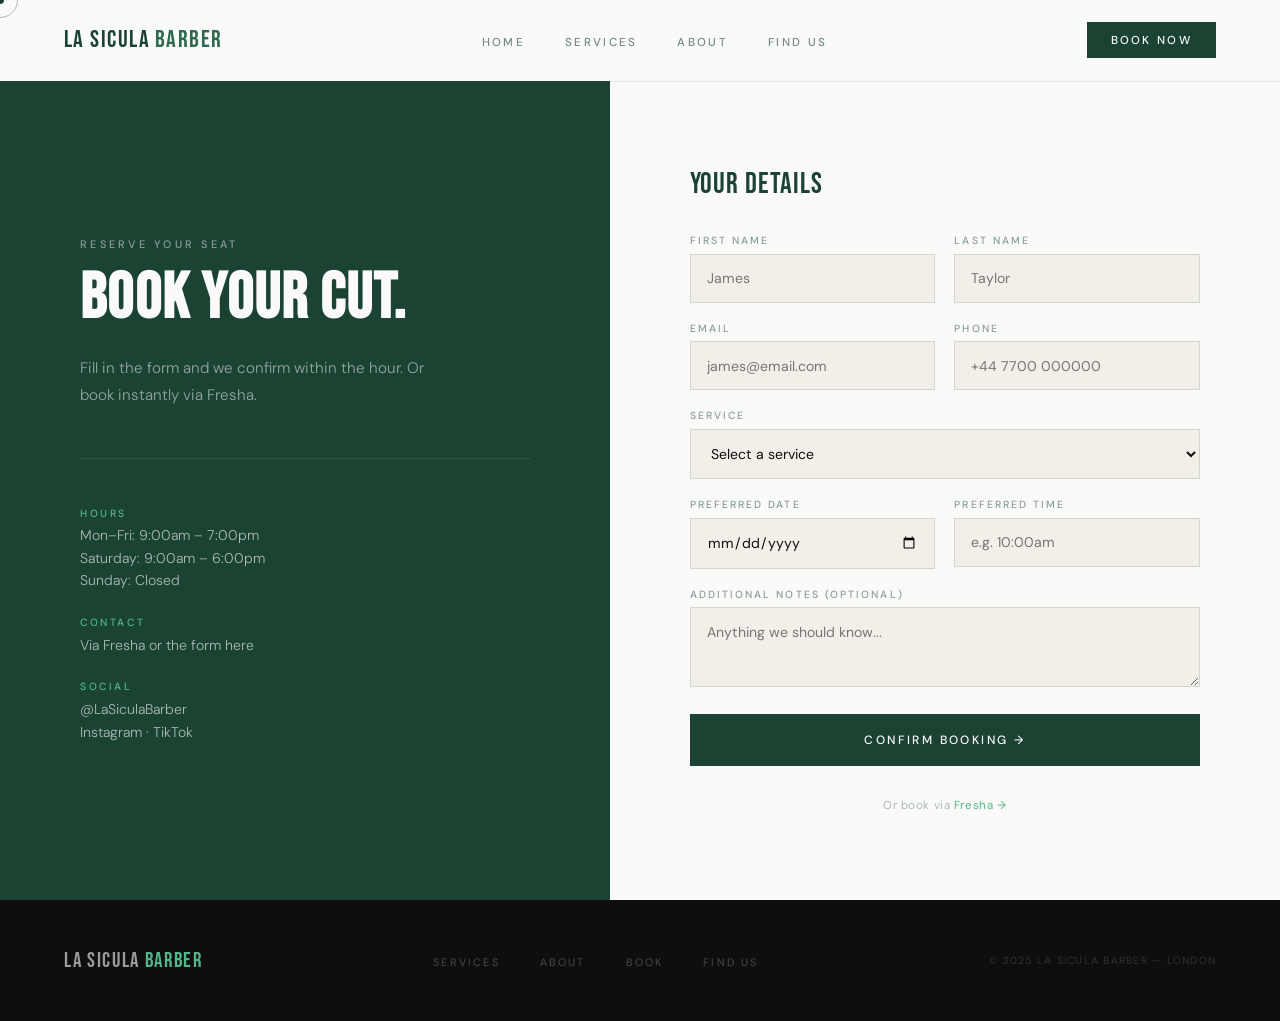
<file: book.html>
<!DOCTYPE html>
<html lang="en">
<head>
  <meta charset="UTF-8"/><meta name="viewport" content="width=device-width,initial-scale=1.0"/><title>Book — La Sicula Barber</title>
  <link rel="preconnect" href="https://fonts.googleapis.com"/><link href="https://fonts.googleapis.com/css2?family=Bebas+Neue&family=DM+Sans:wght@300;400;500&display=swap" rel="stylesheet"/><link rel="stylesheet" href="css/style.css"/>
  <style>
    .book-page{display:grid;grid-template-columns:1fr 1.1fr;min-height:100vh}.book-left{background:var(--green);padding:10rem 5rem 5rem;display:flex;flex-direction:column;justify-content:center;position:relative;overflow:hidden}.book-left::before{content:'';position:absolute;inset:0;background:url('https://images.unsplash.com/photo-1503951914875-452162b0f3f1?w=900&q=70&fit=crop') center/cover;opacity:.15}.book-left-content{position:relative;z-index:1}.book-left .section-title{color:var(--white)}.book-sub{font-size:.95rem;color:rgba(250,250,248,.55);line-height:1.8;font-weight:300;margin-bottom:3rem;max-width:360px}.book-info{display:flex;flex-direction:column;gap:1.5rem;margin-top:3rem;padding-top:3rem;border-top:1px solid rgba(250,250,248,.1)}.book-info-item{display:flex;flex-direction:column;gap:.3rem}.book-info-label{font-size:.65rem;letter-spacing:.25em;text-transform:uppercase;color:var(--green-light);font-weight:500}.book-info-val{font-size:.88rem;color:rgba(250,250,248,.65);font-weight:300;line-height:1.6}.book-right{background:var(--white);padding:10rem 5rem 5rem;display:flex;flex-direction:column;justify-content:center}.form-title{font-family:var(--font-display);font-size:1.8rem;letter-spacing:.03em;color:var(--green);margin-bottom:2rem}.bform{display:flex;flex-direction:column;gap:1.2rem}.bform-row{display:grid;grid-template-columns:1fr 1fr;gap:1.2rem}.bform-group{display:flex;flex-direction:column;gap:.4rem}.bform-group label{font-size:.65rem;letter-spacing:.2em;text-transform:uppercase;color:rgba(27,67,50,.5);font-weight:500}.bform-group input,.bform-group select,.bform-group textarea{border:1px solid rgba(27,67,50,.15);background:var(--cream);padding:.9rem 1rem;font-family:var(--font-body);font-size:.88rem;color:var(--ink);outline:none;transition:border-color .3s,background .3s}.bform-group input:focus,.bform-group select:focus,.bform-group textarea:focus{border-color:var(--green);background:var(--white)}.bform-group textarea{resize:vertical;min-height:80px}.bform-submit{background:var(--green);color:var(--white);border:none;padding:1.1rem 2rem;font-family:var(--font-body);font-size:.75rem;letter-spacing:.2em;text-transform:uppercase;font-weight:500;cursor:pointer;transition:background .3s,transform .3s var(--ease);margin-top:.5rem}.bform-submit:hover{background:var(--green-mid);transform:translateY(-2px)}.form-note{font-size:.72rem;color:rgba(27,67,50,.35);text-align:center;margin-top:.8rem;letter-spacing:.05em}.form-note a{color:var(--green-light)}.form-success{display:none;text-align:center;padding:3rem;background:var(--cream)}.success-icon{width:60px;height:60px;border-radius:50%;background:var(--green);display:flex;align-items:center;justify-content:center;font-size:1.5rem;color:var(--white);margin:0 auto 1.5rem}.form-success h3{font-family:var(--font-display);font-size:2rem;color:var(--green);margin-bottom:.8rem}.form-success p{font-size:.9rem;color:var(--ink-soft);font-weight:300;line-height:1.7}@media(max-width:768px){.book-page{grid-template-columns:1fr}.book-left{padding:7rem 1.5rem 3rem}.book-right{padding:3rem 1.5rem}.bform-row{grid-template-columns:1fr}}
  </style>
</head>
<body>
<div class="cursor"></div><div class="cursor-f"></div>
<nav id="nav" class="dark-nav"><a href="index.html" class="nav-logo">La Sicula<span>Barber</span></a><ul class="nav-links"><li><a href="index.html">Home</a></li><li><a href="services.html">Services</a></li><li><a href="about.html">About</a></li><li><a href="find.html">Find Us</a></li></ul><a href="book.html" class="nav-cta">Book Now</a><button class="nav-burger" id="burger"><span></span><span></span></button></nav>
<div class="mobile-menu" id="mobile-menu"><ul><li><a href="index.html" class="mm-link">Home</a></li><li><a href="services.html" class="mm-link">Services</a></li><li><a href="about.html" class="mm-link">About</a></li><li><a href="find.html" class="mm-link">Find Us</a></li><li><a href="book.html" class="mm-link mm-cta">Book Now</a></li></ul></div>

<main class="book-page">
  <div class="book-left"><div class="book-left-content"><span class="eyebrow eyebrow--light" data-reveal>Reserve Your Seat</span><h1 class="section-title section-title--light" data-reveal>Book Your Cut.</h1><p class="book-sub" data-reveal>Fill in the form and we confirm within the hour. Or book instantly via Fresha.</p><div class="book-info" data-reveal><div class="book-info-item"><span class="book-info-label">Hours</span><span class="book-info-val">Mon–Fri: 9:00am – 7:00pm<br>Saturday: 9:00am – 6:00pm<br>Sunday: Closed</span></div><div class="book-info-item"><span class="book-info-label">Contact</span><span class="book-info-val">Via Fresha or the form here</span></div><div class="book-info-item"><span class="book-info-label">Social</span><span class="book-info-val">@LaSiculaBarber<br>Instagram · TikTok</span></div></div></div></div>
  <div class="book-right"><p class="form-title" data-reveal>Your Details</p><form class="bform" id="book-form" data-reveal><div class="bform-row"><div class="bform-group"><label>First Name</label><input type="text" placeholder="James" required/></div><div class="bform-group"><label>Last Name</label><input type="text" placeholder="Taylor" required/></div></div><div class="bform-row"><div class="bform-group"><label>Email</label><input type="email" placeholder="james@email.com" required/></div><div class="bform-group"><label>Phone</label><input type="tel" placeholder="+44 7700 000000"/></div></div><div class="bform-group"><label>Service</label><select required><option value="" disabled selected>Select a service</option><optgroup label="Men's Cuts"><option>Skin Fade — From £20</option><option>Mid Fade — From £18</option><option>Taper Cut — From £20</option><option>Scissor Cut — From £22</option><option>Shape Up / Line Up — From £12</option><option>Kids Cut — From £12</option></optgroup><optgroup label="Beard & Shave"><option>Beard Trim & Shape — From £12</option><option>Full Beard Sculpt — From £18</option><option>Hot Towel Wet Shave — From £25</option></optgroup><optgroup label="Packages"><option>The Full Works — £45</option><option>Cut & Beard Combo — £30</option></optgroup></select></div><div class="bform-row"><div class="bform-group"><label>Preferred Date</label><input type="date" required/></div><div class="bform-group"><label>Preferred Time</label><input type="text" placeholder="e.g. 10:00am"/></div></div><div class="bform-group"><label>Additional Notes (optional)</label><textarea placeholder="Anything we should know..."></textarea></div><button type="submit" class="bform-submit">Confirm Booking →</button><p class="form-note">Or book via <a href="https://www.fresha.com" target="_blank">Fresha →</a></p></form><div class="form-success" id="form-success"><div class="success-icon">✓</div><h3>Booking Received</h3><p>We confirm within the hour. See you in the chair.</p></div></div>
</main>

<footer><div class="footer-inner"><div class="footer-logo">La Sicula<span>Barber</span></div><ul class="footer-links"><li><a href="services.html">Services</a></li><li><a href="about.html">About</a></li><li><a href="book.html">Book</a></li><li><a href="find.html">Find Us</a></li></ul><p class="footer-copy">© 2025 La Sicula Barber — London</p></div></footer>
<script src="js/main.js"></script>
</body>
</html>
</file>
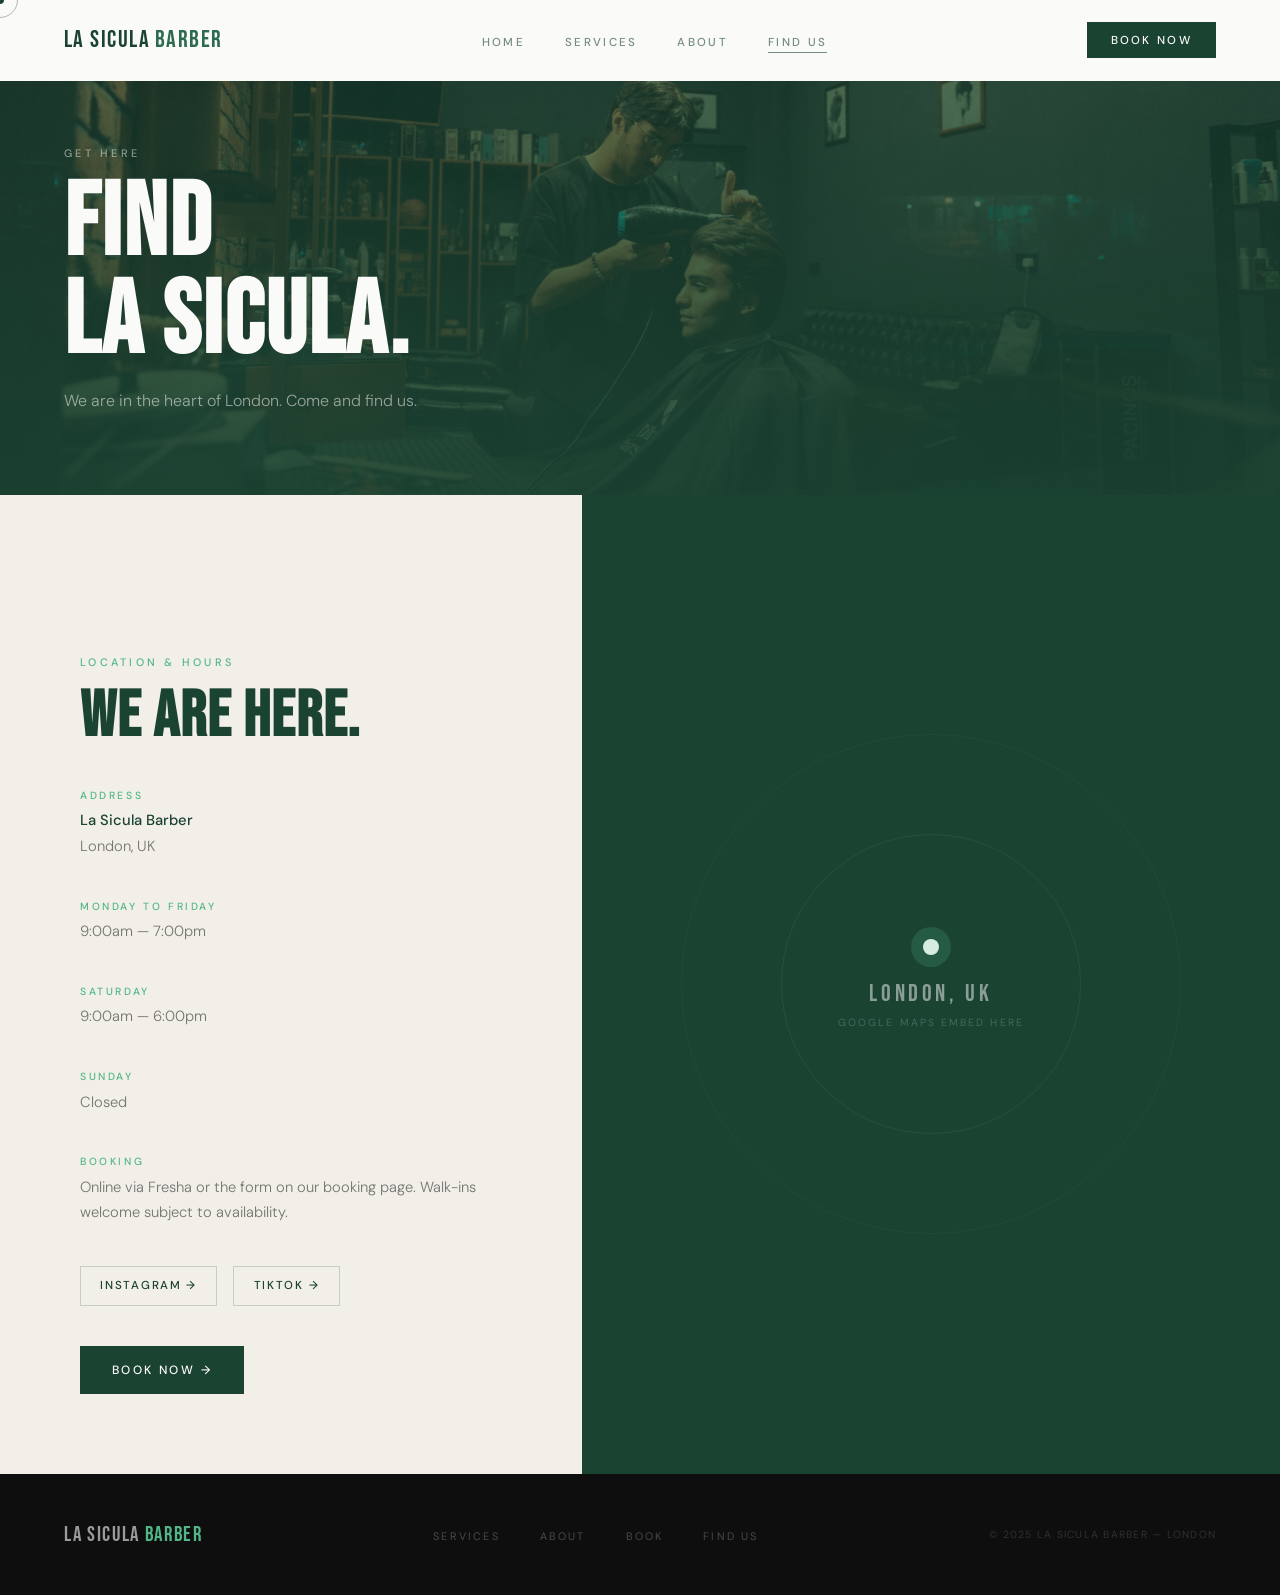
<file: find.html>
<!DOCTYPE html>
<html lang="en">
<head>
  <meta charset="UTF-8"/>
  <meta name="viewport" content="width=device-width,initial-scale=1.0"/>
  <title>Find Us — La Sicula Barber London</title>
  <link rel="preconnect" href="https://fonts.googleapis.com"/>
  <link href="https://fonts.googleapis.com/css2?family=Bebas+Neue&family=DM+Sans:wght@300;400;500&display=swap" rel="stylesheet"/>
  <link rel="stylesheet" href="css/style.css"/>
  <style>
    .find-page { display:grid; grid-template-columns:1fr 1.2fr; min-height:80vh; }
    .find-info { background:var(--cream); padding:10rem 5rem 5rem; }
    .find-details { display:flex; flex-direction:column; gap:2.5rem; margin:2.5rem 0; }
    .find-item { display:flex; flex-direction:column; gap:.4rem; }
    .find-label { font-size:.65rem; letter-spacing:.25em; text-transform:uppercase; color:var(--green-light); font-weight:500; }
    .find-val { font-size:.92rem; color:var(--ink-soft); line-height:1.75; font-weight:300; }
    .find-val strong { color:var(--green); font-weight:500; display:block; }
    .find-social { display:flex; gap:1rem; margin-top:2.5rem; }
    .social-btn { display:inline-flex; align-items:center; gap:.5rem; font-size:.72rem; letter-spacing:.15em; text-transform:uppercase; font-weight:500; color:var(--green); border:1px solid rgba(27,67,50,.2); padding:.7rem 1.2rem; transition:background .3s,color .3s; }
    .social-btn:hover { background:var(--green); color:var(--white); }
    .find-map-col { background:var(--green); position:relative; overflow:hidden; min-height:500px; display:flex; align-items:center; justify-content:center; }
    .find-map-col::before { content:''; position:absolute; width:300px; height:300px; border:1px solid rgba(250,250,248,.06); border-radius:50%; animation:pulse 3s ease-in-out infinite; }
    .find-map-col::after { content:''; position:absolute; width:500px; height:500px; border:1px solid rgba(250,250,248,.03); border-radius:50%; animation:pulse 3s ease-in-out infinite .5s; }
    @keyframes pulse { 0%,100%{transform:scale(.95);opacity:.5} 50%{transform:scale(1.05);opacity:1} }
    .map-inner { position:relative; z-index:2; text-align:center; }
    .map-pin { width:16px; height:16px; background:var(--white); border-radius:50%; margin:0 auto 1.5rem; position:relative; }
    .map-pin::before { content:''; position:absolute; width:40px; height:40px; background:rgba(82,183,136,.2); border-radius:50%; top:50%; left:50%; transform:translate(-50%,-50%); animation:pinPulse 2s ease-in-out infinite; }
    @keyframes pinPulse { 0%,100%{transform:translate(-50%,-50%) scale(.8);opacity:.4} 50%{transform:translate(-50%,-50%) scale(1.6);opacity:0} }
    .map-label { font-family:var(--font-display); font-size:1.5rem; letter-spacing:.15em; color:rgba(250,250,248,.5); text-transform:uppercase; }
    .map-sub { font-size:.65rem; letter-spacing:.2em; text-transform:uppercase; color:rgba(250,250,248,.2); margin-top:.5rem; }
    .hours-grid { display:grid; grid-template-columns:repeat(2,1fr); gap:1rem; margin-top:4rem; padding:3rem 0; background:var(--white); }
    .hours-block { padding:2rem; text-align:center; background:var(--white); border:1px solid rgba(27,67,50,.08); }
    .hours-day { font-size:.68rem; letter-spacing:.2em; text-transform:uppercase; color:var(--green-light); font-weight:500; margin-bottom:.5rem; display:block; }
    .hours-time { font-family:var(--font-display); font-size:1.4rem; color:var(--green); letter-spacing:.03em; }
    .hours-closed { color:rgba(27,67,50,.3); }
    @media(max-width:768px){
      .find-page { grid-template-columns:1fr; }
      .find-map-col { min-height:300px; }
      .find-info { padding:7rem 1.5rem 3rem; }
      .hours-grid { grid-template-columns:1fr; margin:2rem 0; }
    }
  </style>
</head>
<body>
<div class="cursor"></div><div class="cursor-f"></div>
<nav id="nav" class="dark-nav">
  <a href="index.html" class="nav-logo">La Sicula<span>Barber</span></a>
  <ul class="nav-links">
    <li><a href="index.html">Home</a></li>
    <li><a href="services.html">Services</a></li>
    <li><a href="about.html">About</a></li>
    <li><a href="find.html">Find Us</a></li>
  </ul>
  <a href="book.html" class="nav-cta">Book Now</a>
  <button class="nav-burger" id="burger"><span></span><span></span></button>
</nav>
<div class="mobile-menu" id="mobile-menu">
  <ul>
    <li><a href="index.html" class="mm-link">Home</a></li>
    <li><a href="services.html" class="mm-link">Services</a></li>
    <li><a href="about.html" class="mm-link">About</a></li>
    <li><a href="find.html" class="mm-link">Find Us</a></li>
    <li><a href="book.html" class="mm-link mm-cta">Book Now</a></li>
  </ul>
</div>

<section class="page-hero">
  <div class="page-hero-bg">
   <img src="images/find-us.jpg" alt="Find Us"/>
    <div class="page-hero-overlay"></div>
  </div>
  <div class="page-hero-content">
    <span class="eyebrow eyebrow--light" data-reveal>Get Here</span>
    <h1 class="page-hero-title" data-reveal data-delay="1">Find<br>La Sicula.</h1>
    <p class="page-hero-sub" data-reveal data-delay="2">We are in the heart of London. Come and find us.</p>
  </div>
</section>

<main class="find-page">
  <div class="find-info">
    <span class="eyebrow" data-reveal>Location & Hours</span>
    <h2 class="section-title" data-reveal>We Are Here.</h2>
    <div class="find-details">
      <div class="find-item" data-reveal>
        <span class="find-label">Address</span>
        <span class="find-val"><strong>La Sicula Barber</strong>London, UK</span>
      </div>
      <div class="find-item" data-reveal>
        <span class="find-label">Monday to Friday</span>
        <span class="find-val">9:00am — 7:00pm</span>
      </div>
      <div class="find-item" data-reveal>
        <span class="find-label">Saturday</span>
        <span class="find-val">9:00am — 6:00pm</span>
      </div>
      <div class="find-item" data-reveal>
        <span class="find-label">Sunday</span>
        <span class="find-val">Closed</span>
      </div>
      <div class="find-item" data-reveal>
        <span class="find-label">Booking</span>
        <span class="find-val">Online via Fresha or the form on our booking page. Walk-ins welcome subject to availability.</span>
      </div>
    </div>
    <div class="find-social" data-reveal>
      <a href="#" class="social-btn">Instagram →</a>
      <a href="#" class="social-btn">TikTok →</a>
    </div>
    <a href="book.html" class="btn btn-green" data-reveal style="margin-top:2.5rem;display:inline-flex">Book Now →</a>
  </div>
  <div class="find-map-col" data-reveal>
    <div class="map-inner">
      <div class="map-pin"></div>
      <p class="map-label">London, UK</p>
      <p class="map-sub">Google Maps embed here</p>
    </div>
  </div>
</main>

<footer>
  <div class="footer-inner">
    <div class="footer-logo">La Sicula<span>Barber</span></div>
    <ul class="footer-links">
      <li><a href="services.html">Services</a></li>
      <li><a href="about.html">About</a></li>
      <li><a href="book.html">Book</a></li>
      <li><a href="find.html">Find Us</a></li>
    </ul>
    <p class="footer-copy">© 2025 La Sicula Barber — London</p>
  </div>
</footer>
<script src="js/main.js"></script>
</body>
</html>
</file>
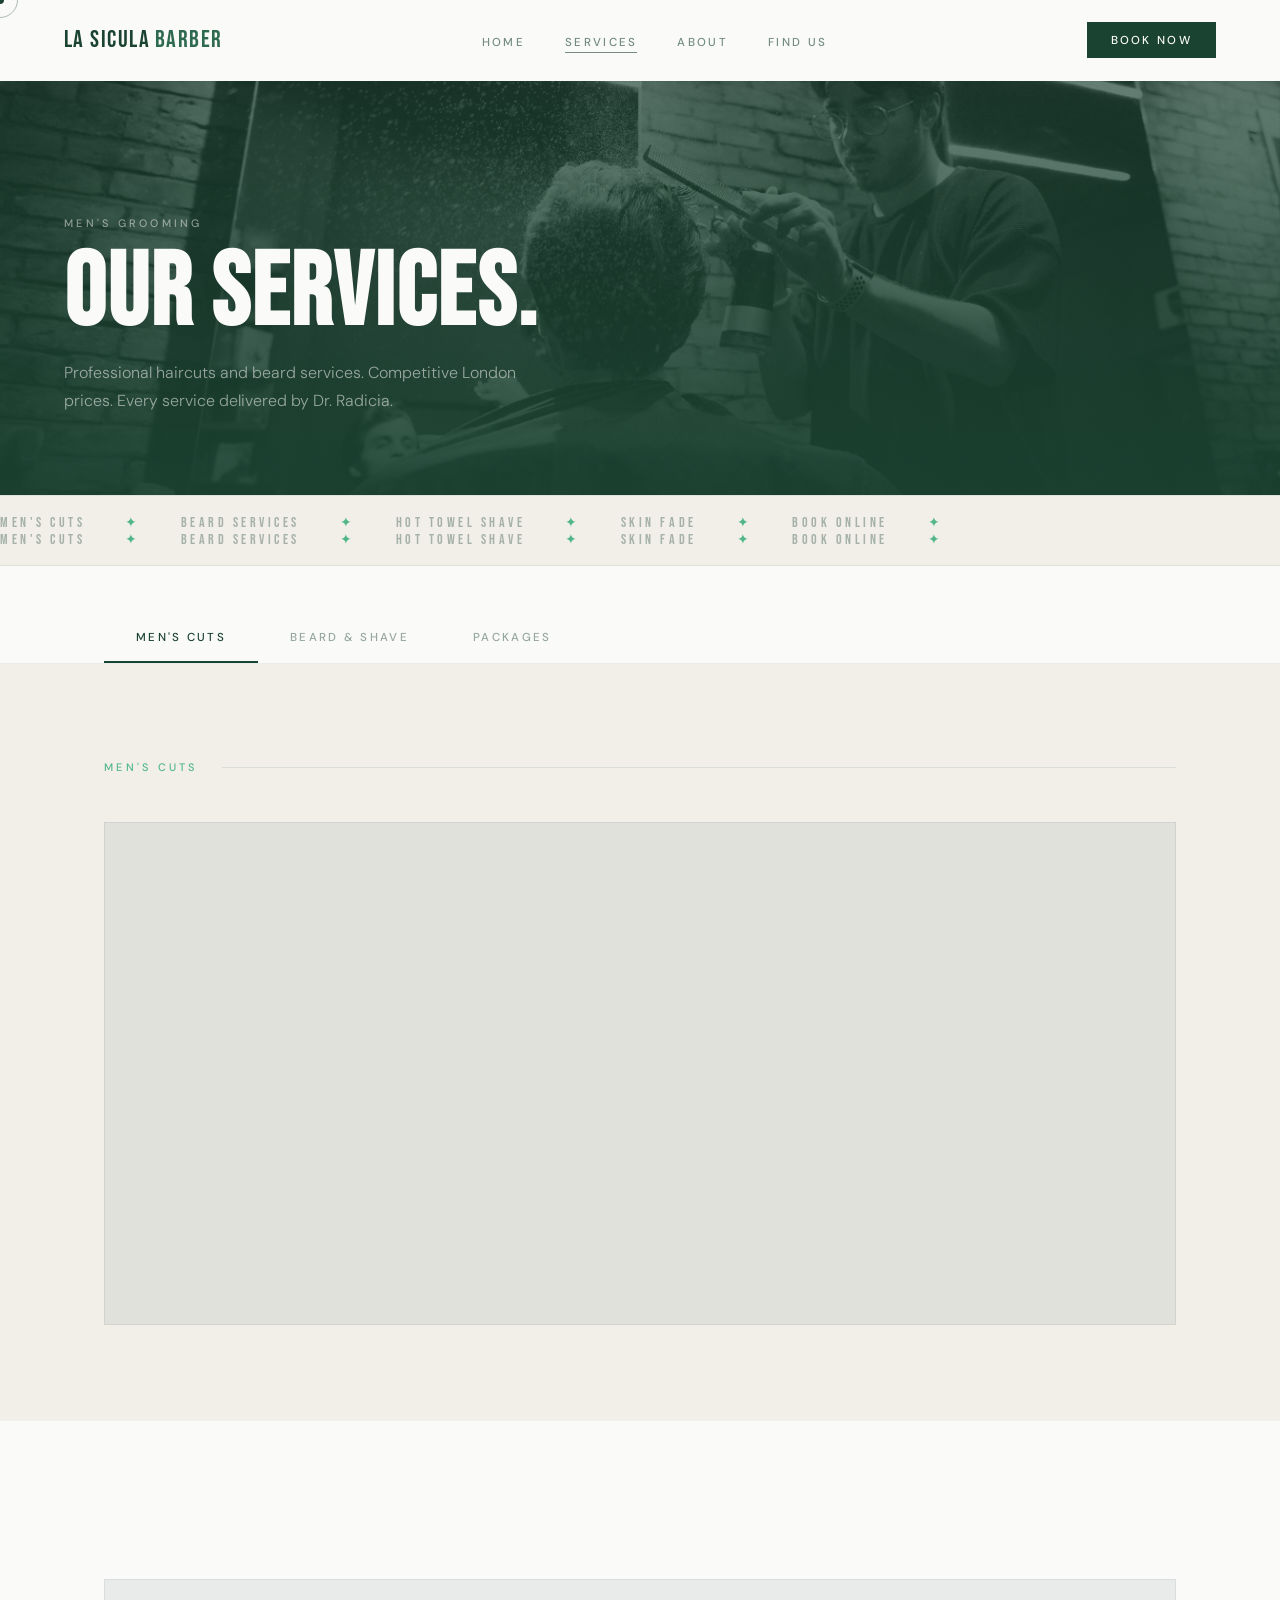
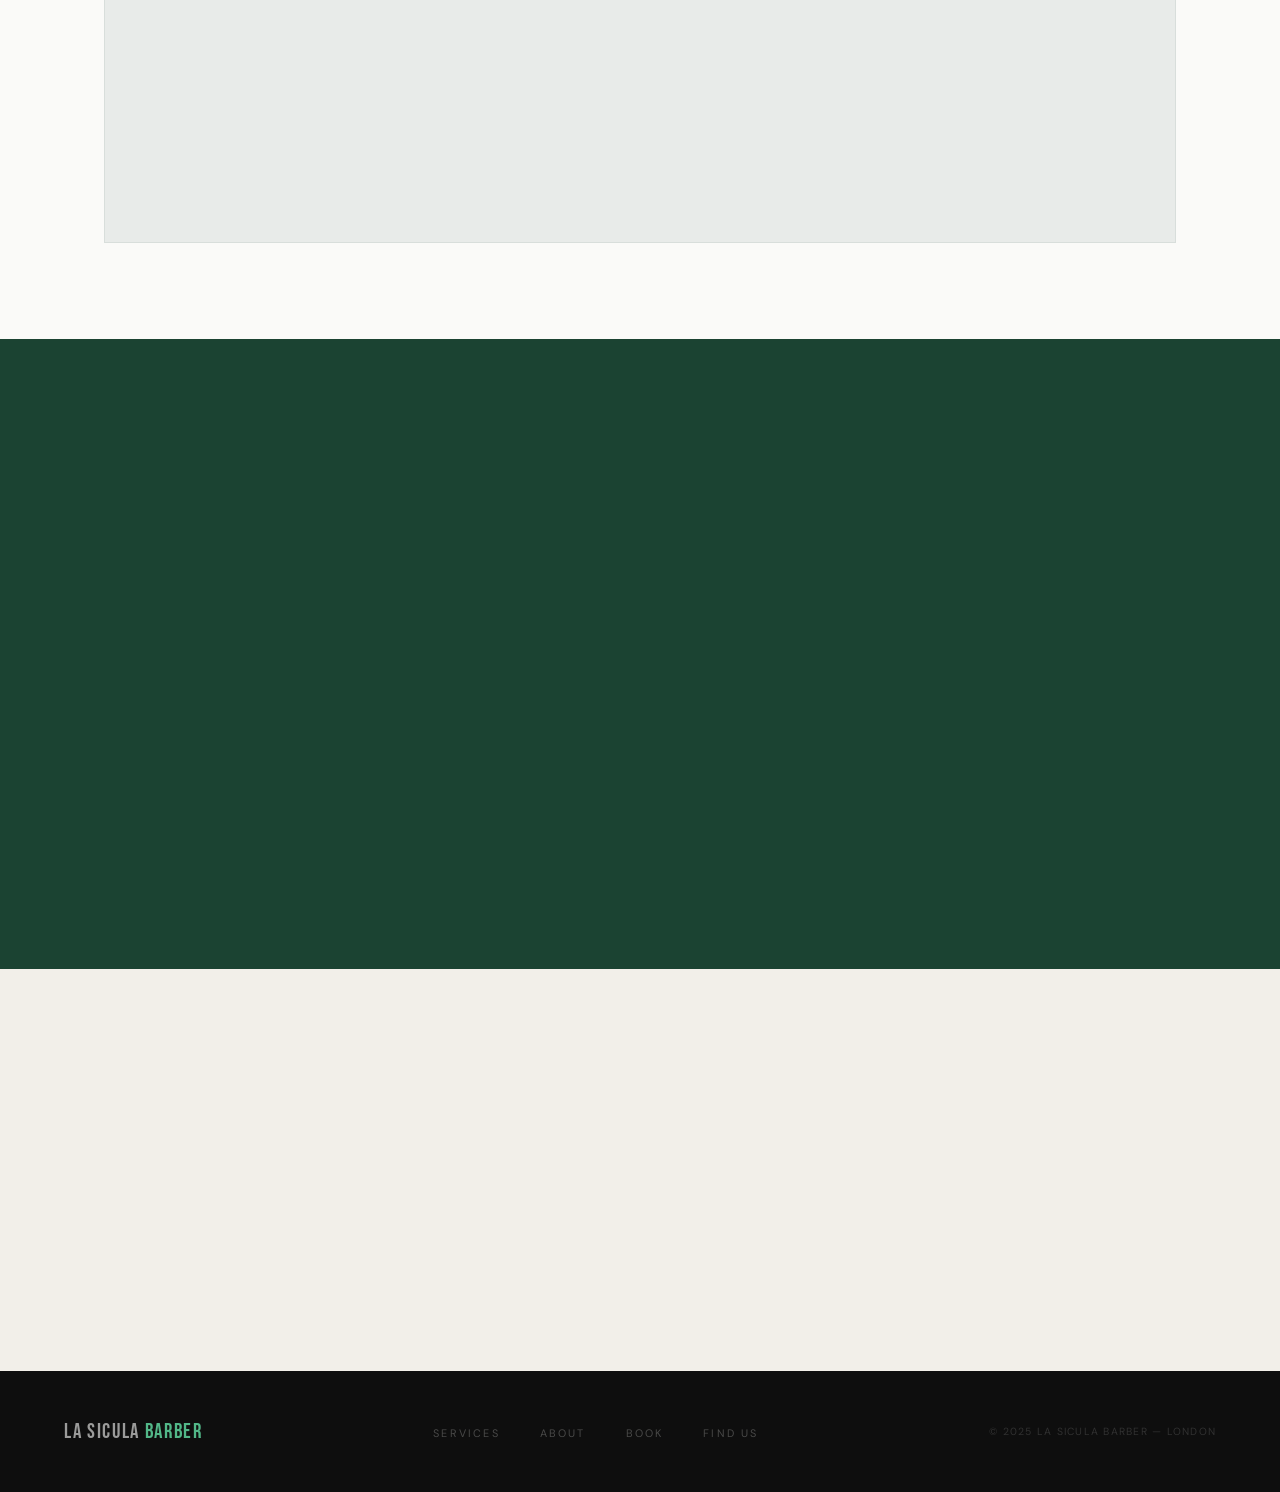
<file: services.html>
<!DOCTYPE html>
<html lang="en">
<head>
  <meta charset="UTF-8"/><meta name="viewport" content="width=device-width,initial-scale=1.0"/><title>Services — La Sicula Barber</title>
  <link rel="preconnect" href="https://fonts.googleapis.com"/><link href="https://fonts.googleapis.com/css2?family=Bebas+Neue&family=DM+Sans:wght@300;400;500&display=swap" rel="stylesheet"/><link rel="stylesheet" href="css/style.css"/>
  <style>
    .filter-wrap{padding:3rem 0 0;background:var(--white);position:sticky;top:80px;z-index:100;border-bottom:1px solid rgba(27,67,50,.08)}.filter-inner{display:flex;gap:0;max-width:1200px;margin:0 auto;padding:0 4rem;overflow-x:auto}.filter-btn{font-size:.72rem;letter-spacing:.2em;text-transform:uppercase;font-weight:500;color:rgba(27,67,50,.45);background:none;border:none;padding:1rem 2rem;cursor:pointer;border-bottom:2px solid transparent;transition:color .3s,border-color .3s;white-space:nowrap;font-family:var(--font-body)}.filter-btn.active{color:var(--green);border-bottom-color:var(--green)}.filter-btn:hover{color:var(--green)}.service-section{padding:6rem 0}.service-section:nth-child(even){background:var(--cream)}.section-label{display:flex;align-items:center;gap:1.5rem;margin-bottom:3rem}.section-label-line{flex:1;height:1px;background:rgba(27,67,50,.1)}.service-grid{display:grid;grid-template-columns:repeat(3,1fr);gap:1px;background:rgba(27,67,50,.08);border:1px solid rgba(27,67,50,.08)}.service-item{background:var(--white);padding:2rem;transition:background .3s}.service-section:nth-child(even) .service-item{background:var(--cream)}.service-item:hover{background:var(--green)}.service-item:hover .si-name,.service-item:hover .si-desc,.service-item:hover .si-price,.service-item:hover .si-num{color:var(--white)}.service-item:hover .si-num{opacity:.15}.si-num{font-family:var(--font-display);font-size:2.5rem;color:var(--green);opacity:.07;line-height:1;margin-bottom:.8rem;transition:color .3s,opacity .3s}.si-name{font-family:var(--font-display);font-size:1.4rem;letter-spacing:.03em;color:var(--green);margin-bottom:.6rem;transition:color .3s}.si-desc{font-size:.83rem;color:var(--ink-soft);line-height:1.7;font-weight:300;margin-bottom:1.2rem;transition:color .3s}.si-price{font-size:1rem;font-weight:500;color:var(--green);transition:color .3s}.packages{padding:6rem 0;background:var(--green)}.pkg-grid{display:grid;grid-template-columns:repeat(2,1fr);gap:1.5rem;margin-top:4rem}.pkg-card{background:rgba(250,250,248,.06);border:1px solid rgba(250,250,248,.1);padding:2.5rem;transition:background .3s}.pkg-card:hover{background:rgba(250,250,248,.1)}.pkg-name{font-family:var(--font-display);font-size:1.8rem;letter-spacing:.03em;color:var(--white);margin-bottom:.8rem}.pkg-includes{font-size:.8rem;letter-spacing:.15em;text-transform:uppercase;color:var(--green-light);margin-bottom:.8rem;display:block}.pkg-desc{font-size:.88rem;color:rgba(250,250,248,.5);line-height:1.75;font-weight:300;margin-bottom:1.5rem}.pkg-price{font-family:var(--font-display);font-size:2.5rem;color:var(--white);letter-spacing:.02em}.pkg-price span{font-size:1rem;color:rgba(250,250,248,.4);font-family:var(--font-body)}.book-cta{padding:6rem 4rem;background:var(--cream);text-align:center}.book-cta .section-title{color:var(--green);margin-bottom:1rem}.book-cta p{font-size:.95rem;color:var(--ink-soft);margin-bottom:2rem;font-weight:300}@media(max-width:768px){.filter-inner{padding:0 1.5rem}.service-grid{grid-template-columns:1fr}.pkg-grid{grid-template-columns:1fr}.book-cta{padding:4rem 1.5rem}.service-section{padding:4rem 0}}
  </style>
</head>
<body>
<div class="cursor"></div><div class="cursor-f"></div>
<nav id="nav" class="dark-nav"><a href="index.html" class="nav-logo">La Sicula<span>Barber</span></a><ul class="nav-links"><li><a href="index.html">Home</a></li><li><a href="services.html">Services</a></li><li><a href="about.html">About</a></li><li><a href="find.html">Find Us</a></li></ul><a href="book.html" class="nav-cta">Book Now</a><button class="nav-burger" id="burger"><span></span><span></span></button></nav>
<div class="mobile-menu" id="mobile-menu"><ul><li><a href="index.html" class="mm-link">Home</a></li><li><a href="services.html" class="mm-link">Services</a></li><li><a href="about.html" class="mm-link">About</a></li><li><a href="find.html" class="mm-link">Find Us</a></li><li><a href="book.html" class="mm-link mm-cta">Book Now</a></li></ul></div>

<section class="page-hero"><div class="page-hero-bg"><img src="images/hero-bg.jpg" alt="Services"/><div class="page-hero-overlay"></div></div><div class="page-hero-content"><span class="eyebrow eyebrow--light" data-reveal>Men's Grooming</span><h1 class="page-hero-title" data-reveal data-delay="1">Our Services.</h1><p class="page-hero-sub" data-reveal data-delay="2">Professional haircuts and beard services. Competitive London prices. Every service delivered by Dr. Radicia.</p></div></section>

<div class="marquee-wrap"><div class="marquee-inner"><span>Men's Cuts</span><span class="dot">✦</span><span>Beard Services</span><span class="dot">✦</span><span>Hot Towel Shave</span><span class="dot">✦</span><span>Skin Fade</span><span class="dot">✦</span><span>Book Online</span><span class="dot">✦</span></div></div>

<div class="filter-wrap"><div class="filter-inner"><button class="filter-btn active" onclick="scrollTo('mens')">Men's Cuts</button><button class="filter-btn" onclick="scrollTo('beard')">Beard & Shave</button><button class="filter-btn" onclick="scrollTo('packages')">Packages</button></div></div>

<section class="service-section" id="mens"><div class="container"><div class="section-label" data-reveal><span class="eyebrow" style="margin:0">Men's Cuts</span><div class="section-label-line"></div></div><div class="service-grid"><div class="service-item" data-reveal data-delay="1"><div class="si-num">01</div><h3 class="si-name">Skin Fade</h3><p class="si-desc">A seamless blend from skin to length. Clean, sharp, and tailored precisely to your head shape.</p><p class="si-price">From £20</p></div><div class="service-item" data-reveal data-delay="2"><div class="si-num">02</div><h3 class="si-name">Mid Fade</h3><p class="si-desc">Versatile classic. A mid-height fade that works across all hair types and face shapes.</p><p class="si-price">From £18</p></div><div class="service-item" data-reveal data-delay="3"><div class="si-num">03</div><h3 class="si-name">Taper Cut</h3><p class="si-desc">Controlled graduation that transitions naturally. Keeps length exactly where it matters.</p><p class="si-price">From £20</p></div><div class="service-item" data-reveal data-delay="1"><div class="si-num">04</div><h3 class="si-name">Scissor Cut</h3><p class="si-desc">Precision scissor work for texture and movement. A classic technique done properly.</p><p class="si-price">From £22</p></div><div class="service-item" data-reveal data-delay="2"><div class="si-num">05</div><h3 class="si-name">Shape Up / Line Up</h3><p class="si-desc">Sharp edges and clean lines. A precise definition of your hairline and beard border.</p><p class="si-price">From £12</p></div><div class="service-item" data-reveal data-delay="3"><div class="si-num">06</div><h3 class="si-name">Kids Cut</h3><p class="si-desc">Patient, precise cuts for children under 12. A calm environment and professional result.</p><p class="si-price">From £12</p></div></div></div></section>

<section class="service-section" id="beard"><div class="container"><div class="section-label" data-reveal><span class="eyebrow" style="margin:0">Beard & Shave</span><div class="section-label-line"></div></div><div class="service-grid"><div class="service-item" data-reveal data-delay="1"><div class="si-num">01</div><h3 class="si-name">Beard Trim & Shape</h3><p class="si-desc">Clean trim and precise shaping. Tidied, moisturised, and finished with a straight razor edge.</p><p class="si-price">From £12</p></div><div class="service-item" data-reveal data-delay="2"><div class="si-num">02</div><h3 class="si-name">Full Beard Sculpt</h3><p class="si-desc">Comprehensive beard service. Full shape, detailed line work, taper into the neck.</p><p class="si-price">From £18</p></div><div class="service-item" data-reveal data-delay="3"><div class="si-num">03</div><h3 class="si-name">Hot Towel Wet Shave</h3><p class="si-desc">Traditional barbershop experience. Hot towel prep, single-blade precision shave, cold finish.</p><p class="si-price">From £25</p></div></div></div></section>

<section class="packages" id="packages"><div class="container"><span class="eyebrow eyebrow--light" data-reveal>Best Value</span><h2 class="section-title section-title--light" data-reveal>Packages.</h2><div class="pkg-grid"><div class="pkg-card" data-reveal data-delay="1"><h3 class="pkg-name">The Full Works</h3><span class="pkg-includes">Haircut + Beard Sculpt + Hot Towel Shave</span><p class="pkg-desc">Complete grooming. Precision cut, full beard sculpt, and traditional hot towel wet shave.</p><p class="pkg-price">£45 <span>/ session</span></p></div><div class="pkg-card" data-reveal data-delay="2"><h3 class="pkg-name">Cut & Beard Combo</h3><span class="pkg-includes">Haircut + Beard Trim & Shape</span><p class="pkg-desc">Your haircut and beard done together in one session. A clean, coordinated finish.</p><p class="pkg-price">£30 <span>/ session</span></p></div></div></div></section>

<div class="book-cta"><span class="eyebrow" data-reveal>Ready to Book?</span><h2 class="section-title" data-reveal>Reserve Your Seat.</h2><p data-reveal>Select your service, pick your time, we confirm within the hour.</p><a href="book.html" class="btn btn-green" data-reveal>Book Now →</a></div>

<footer><div class="footer-inner"><div class="footer-logo">La Sicula<span>Barber</span></div><ul class="footer-links"><li><a href="services.html">Services</a></li><li><a href="about.html">About</a></li><li><a href="book.html">Book</a></li><li><a href="find.html">Find Us</a></li></ul><p class="footer-copy">© 2025 La Sicula Barber — London</p></div></footer>

<script src="js/main.js"></script><script>function scrollTo(id){const el=document.getElementById(id);if(el)window.scrollTo({top:el.getBoundingClientRect().top+window.scrollY-140,behavior:'smooth'})}</script>
</body>
</html>
</file>
<file: css/style.css>
/* =============================================
   LA SICULA BARBER — Global Styles
   Deep Forest Green + White | Multi-page site
   ============================================= */

:root {
  --green:       #1B4332;
  --green-mid:   #2D6A4F;
  --green-light: #52B788;
  --white:       #FAFAF8;
  --cream:       #F2EFE9;
  --ink:         #0E0E0E;
  --ink-soft:    rgba(14,14,14,0.55);
  --ease:        cubic-bezier(0.16, 1, 0.3, 1);
  --font-display:'Bebas Neue', sans-serif;
  --font-serif:  'Cormorant Garamond', serif;
  --font-body:   'DM Sans', sans-serif;
}

*, *::before, *::after { margin:0; padding:0; box-sizing:border-box; }
html { scroll-behavior:smooth; }
body { font-family:var(--font-body); background:var(--white); color:var(--ink); overflow-x:hidden; }
img { display:block; width:100%; }
a { text-decoration:none; color:inherit; }

/* ── CURSOR ── */
.cursor { width:8px; height:8px; background:var(--green); border-radius:50%; position:fixed; top:0; left:0; pointer-events:none; z-index:9999; transform:translate(-50%,-50%); transition:width .3s var(--ease),height .3s var(--ease),background .3s; }
.cursor-f { width:36px; height:36px; border:1px solid rgba(27,67,50,.35); border-radius:50%; position:fixed; top:0; left:0; pointer-events:none; z-index:9998; transform:translate(-50%,-50%); transition:width .4s var(--ease),height .4s var(--ease); }

/* ── NAV ── */
#nav { position:fixed; top:0; left:0; right:0; z-index:500; display:flex; align-items:center; justify-content:space-between; padding:1.4rem 4rem; transition:background .4s var(--ease),padding .4s var(--ease),box-shadow .4s; }
#nav.scrolled { background:rgba(250,250,248,.94); backdrop-filter:blur(14px); -webkit-backdrop-filter:blur(14px); padding:1rem 4rem; box-shadow:0 1px 0 rgba(27,67,50,.08); }
#nav.dark-nav { background:var(--white); box-shadow:0 1px 0 rgba(27,67,50,.08); }
#nav.dark-nav .nav-logo { color:var(--green); }
#nav.dark-nav .nav-logo span { color:var(--green-mid); }
#nav.dark-nav .nav-links a { color:rgba(27,67,50,.6); }
#nav.dark-nav .nav-links a:hover { color:var(--green); }
#nav.dark-nav .nav-cta { background:var(--green); color:var(--white); }
#nav.dark-nav .nav-burger span { background:var(--green); }

.nav-logo { font-family:var(--font-display); font-size:1.5rem; letter-spacing:.06em; color:var(--white); transition:color .4s; line-height:1; }
.nav-logo span { color:var(--green-light); margin-left:.3rem; }
#nav.scrolled .nav-logo { color:var(--green); }
#nav.scrolled .nav-logo span { color:var(--green-mid); }

.nav-links { display:flex; gap:2.5rem; list-style:none; }
.nav-links a { font-size:.72rem; letter-spacing:.2em; text-transform:uppercase; font-weight:500; color:rgba(250,250,248,.75); transition:color .3s; position:relative; }
.nav-links a::after { content:''; position:absolute; bottom:-3px; left:0; width:0; height:1px; background:currentColor; transition:width .3s var(--ease); }
.nav-links a:hover { color:var(--white); }
.nav-links a:hover::after { width:100%; }
.nav-links a.active { color:var(--white); }
.nav-links a.active::after { width:100%; }
#nav.scrolled .nav-links a { color:rgba(27,67,50,.6); }
#nav.scrolled .nav-links a:hover,
#nav.scrolled .nav-links a.active { color:var(--green); }

.nav-cta { font-size:.72rem; letter-spacing:.2em; text-transform:uppercase; font-weight:500; color:var(--green); background:var(--white); padding:.65rem 1.5rem; transition:background .3s,color .3s,transform .3s var(--ease); }
.nav-cta:hover { background:var(--green); color:var(--white); transform:translateY(-1px); }
#nav.scrolled .nav-cta { background:var(--green); color:var(--white); }
#nav.scrolled .nav-cta:hover { background:var(--green-mid); }

.nav-burger { display:none; flex-direction:column; gap:5px; background:none; border:none; cursor:pointer; padding:4px; }
.nav-burger span { display:block; width:22px; height:1.5px; background:var(--white); transition:background .3s,transform .3s var(--ease); }
#nav.scrolled .nav-burger span,
#nav.dark-nav .nav-burger span { background:var(--green); }
.nav-burger.open span:first-child { transform:translateY(6.5px) rotate(45deg); }
.nav-burger.open span:last-child { transform:translateY(-6.5px) rotate(-45deg); }

/* ── MOBILE MENU ── */
.mobile-menu { position:fixed; inset:0; background:var(--green); z-index:400; display:flex; align-items:center; justify-content:center; transform:translateX(100%); transition:transform .5s var(--ease); }
.mobile-menu.open { transform:translateX(0); }
.mobile-menu ul { list-style:none; text-align:center; }
.mobile-menu ul li { overflow:hidden; padding:.5rem 0; }
.mm-link { font-family:var(--font-display); font-size:3rem; letter-spacing:.04em; color:rgba(250,250,248,.6); display:inline-block; transform:translateY(100%); transition:transform .5s var(--ease),color .3s; }
.mobile-menu.open .mm-link { transform:translateY(0); }
.mobile-menu.open li:nth-child(1) .mm-link { transition-delay:.05s; }
.mobile-menu.open li:nth-child(2) .mm-link { transition-delay:.1s; }
.mobile-menu.open li:nth-child(3) .mm-link { transition-delay:.15s; }
.mobile-menu.open li:nth-child(4) .mm-link { transition-delay:.2s; }
.mobile-menu.open li:nth-child(5) .mm-link { transition-delay:.25s; }
.mobile-menu.open li:nth-child(6) .mm-link { transition-delay:.3s; }
.mm-link:hover { color:var(--white); }
.mm-cta { color:var(--green-light) !important; }

/* ── REVEAL ── */
[data-reveal] { opacity:0; transform:translateY(28px); transition:opacity .8s var(--ease),transform .8s var(--ease); }
[data-reveal].revealed { opacity:1; transform:translateY(0); }
[data-delay="1"] { transition-delay:.1s; }
[data-delay="2"] { transition-delay:.2s; }
[data-delay="3"] { transition-delay:.3s; }
[data-delay="4"] { transition-delay:.4s; }
[data-delay="5"] { transition-delay:.5s; }

/* ── UTILS ── */
.container { max-width:1200px; margin:0 auto; padding:0 4rem; }
.eyebrow { font-size:.68rem; letter-spacing:.3em; text-transform:uppercase; color:var(--green-light); font-weight:500; margin-bottom:1rem; display:block; }
.eyebrow--light { color:rgba(250,250,248,.5); }
.section-title { font-family:var(--font-display); font-size:clamp(2.8rem,5vw,4.5rem); line-height:1; letter-spacing:.02em; color:var(--green); margin-bottom:1.5rem; }
.section-title--light { color:var(--white); }
.btn { display:inline-flex; align-items:center; gap:.6rem; font-size:.75rem; letter-spacing:.2em; text-transform:uppercase; font-weight:500; padding:1rem 2rem; transition:background .3s,color .3s,transform .3s var(--ease); }
.btn:hover { transform:translateY(-2px); }
.btn-green { background:var(--green); color:var(--white); }
.btn-green:hover { background:var(--green-mid); }
.btn-white { background:var(--white); color:var(--green); }
.btn-white:hover { background:var(--green-light); color:var(--white); }
.btn-outline { background:transparent; color:var(--white); border:1px solid rgba(250,250,248,.35); }
.btn-outline:hover { background:var(--white); color:var(--green); border-color:var(--white); }

/* ── PAGE HERO (inner pages) ── */
.page-hero { min-height:55vh; background:var(--green); display:flex; flex-direction:column; justify-content:flex-end; padding:8rem 4rem 5rem; position:relative; overflow:hidden; }
.page-hero-bg { position:absolute; inset:0; }
.page-hero-bg img { width:100%; height:100%; object-fit:cover; }
.page-hero-overlay { position:absolute; inset:0; background:linear-gradient(to top,rgba(27,67,50,.92) 0%,rgba(27,67,50,.6) 100%); }
.page-hero-content { position:relative; z-index:2; }
.page-hero-title { font-family:var(--font-display); font-size:clamp(4rem,8vw,8rem); color:var(--white); line-height:.95; letter-spacing:.02em; margin-bottom:1rem; }
.page-hero-sub { font-size:1rem; color:rgba(250,250,248,.55); font-weight:300; max-width:500px; line-height:1.75; }

/* ── MARQUEE ── */
.marquee-wrap { background:var(--cream); border-top:1px solid rgba(27,67,50,.08); border-bottom:1px solid rgba(27,67,50,.08); overflow:hidden; padding:1.1rem 0; }
.marquee-inner { display:flex; gap:2.5rem; animation:marqueeRun 25s linear infinite; width:max-content; }
.marquee-inner span { font-family:var(--font-display); font-size:.88rem; letter-spacing:.25em; text-transform:uppercase; color:rgba(27,67,50,.35); white-space:nowrap; }
.marquee-inner .dot { color:var(--green-light); }
@keyframes marqueeRun { from{transform:translateX(0)} to{transform:translateX(-50%)} }

/* ── FOOTER ── */
footer { background:var(--ink); padding:3rem 4rem; }
.footer-inner { display:flex; align-items:center; justify-content:space-between; max-width:1200px; margin:0 auto; }
.footer-logo { font-family:var(--font-display); font-size:1.3rem; letter-spacing:.08em; color:rgba(250,250,248,.6); }
.footer-logo span { color:var(--green-light); margin-left:.3rem; }
.footer-links { display:flex; gap:2.5rem; list-style:none; }
.footer-links a { font-size:.68rem; letter-spacing:.2em; text-transform:uppercase; color:rgba(250,250,248,.25); transition:color .3s; }
.footer-links a:hover { color:var(--white); }
.footer-copy { font-size:.65rem; letter-spacing:.12em; text-transform:uppercase; color:rgba(250,250,248,.15); }

/* ── SCROLL LINE ── */
.scroll-line { width:1px; height:60px; background:linear-gradient(to bottom,rgba(250,250,248,0),rgba(250,250,248,.4)); animation:scrollPulse 2s ease-in-out infinite; }
@keyframes scrollPulse { 0%,100%{opacity:.3;transform:scaleY(.8)} 50%{opacity:1;transform:scaleY(1)} }

/* ── RESPONSIVE ── */
@media(max-width:768px){
  body { cursor:auto; }
  .cursor,.cursor-f { display:none; }
  #nav { padding:1.2rem 1.5rem; }
  .nav-links,.nav-cta { display:none; }
  .nav-burger { display:flex; }
  .container { padding:0 1.5rem; }
  .page-hero { padding:7rem 1.5rem 3rem; }
  footer { padding:2rem 1.5rem; }
  .footer-inner { flex-direction:column; gap:1.5rem; text-align:center; }
  .footer-links { flex-wrap:wrap; justify-content:center; gap:1.5rem; }
}
</file>
